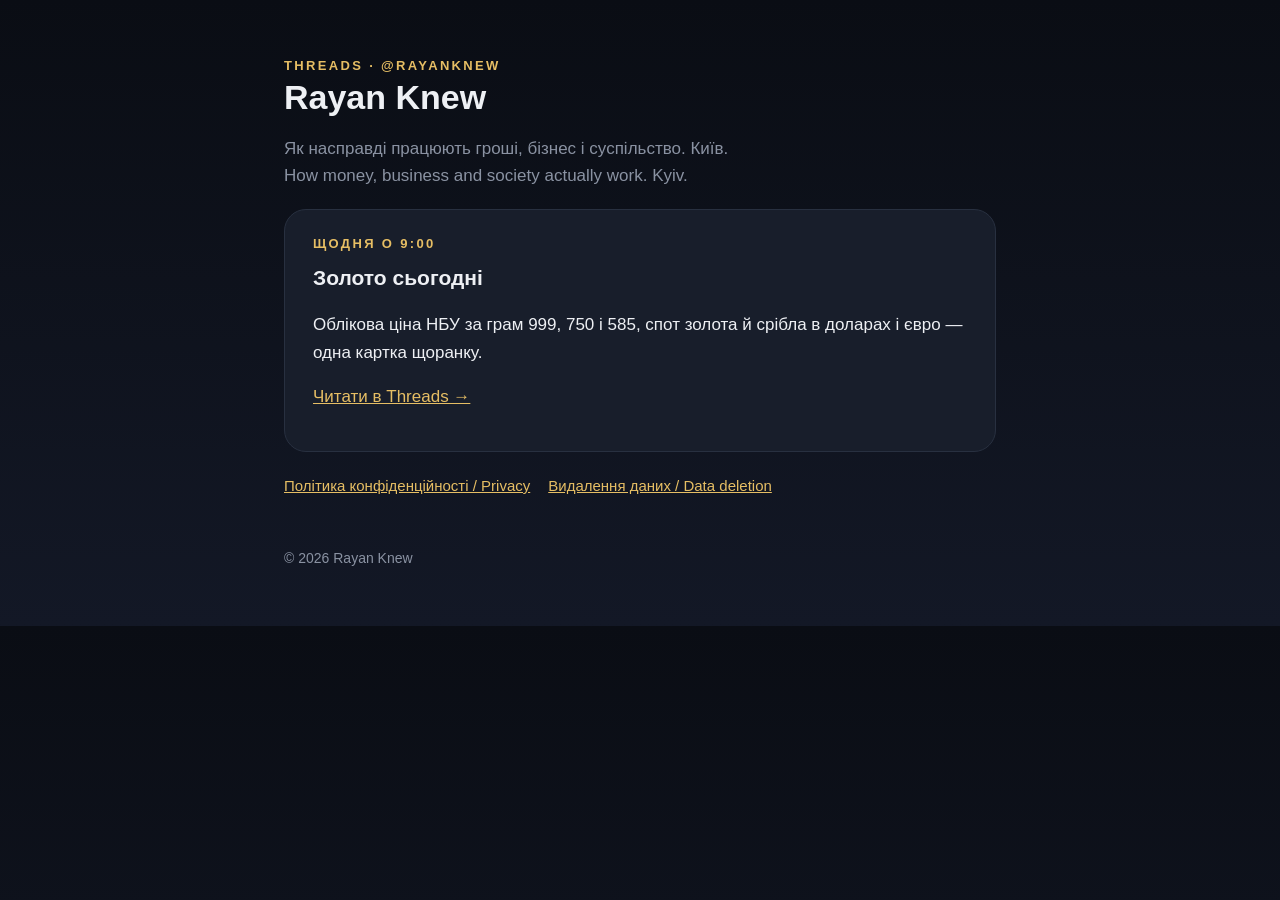
<file: index.html>
<!doctype html><html lang="uk"><head><meta charset="utf-8"><meta name="viewport" content="width=device-width,initial-scale=1">
<title>@rayanknew</title><meta name="description" content="Rayan Knew — гроші, бізнес і суспільство. Щодня о 9:00 — ціна золота в Україні."><link rel="stylesheet" href="/style.css"></head>
<body><main><div class="k">Threads · @rayanknew</div><h1>Rayan Knew</h1>
<p class="sub">Як насправді працюють гроші, бізнес і суспільство. Київ.<br>How money, business and society actually work. Kyiv.</p>
<div class="tile"><div class="k">Щодня о 9:00</div><h2 style="margin-top:6px">Золото сьогодні</h2>
<p>Облікова ціна НБУ за грам 999, 750 і 585, спот золота й срібла в доларах і євро — одна картка щоранку.</p>
<p><a href="https://www.threads.com/@rayanknew">Читати в Threads →</a></p></div>
<nav><a href="/privacy/">Політика конфіденційності / Privacy</a><a href="/data-deletion/">Видалення даних / Data deletion</a></nav>
<footer>© 2026 Rayan Knew</footer></main></body></html>
</file>
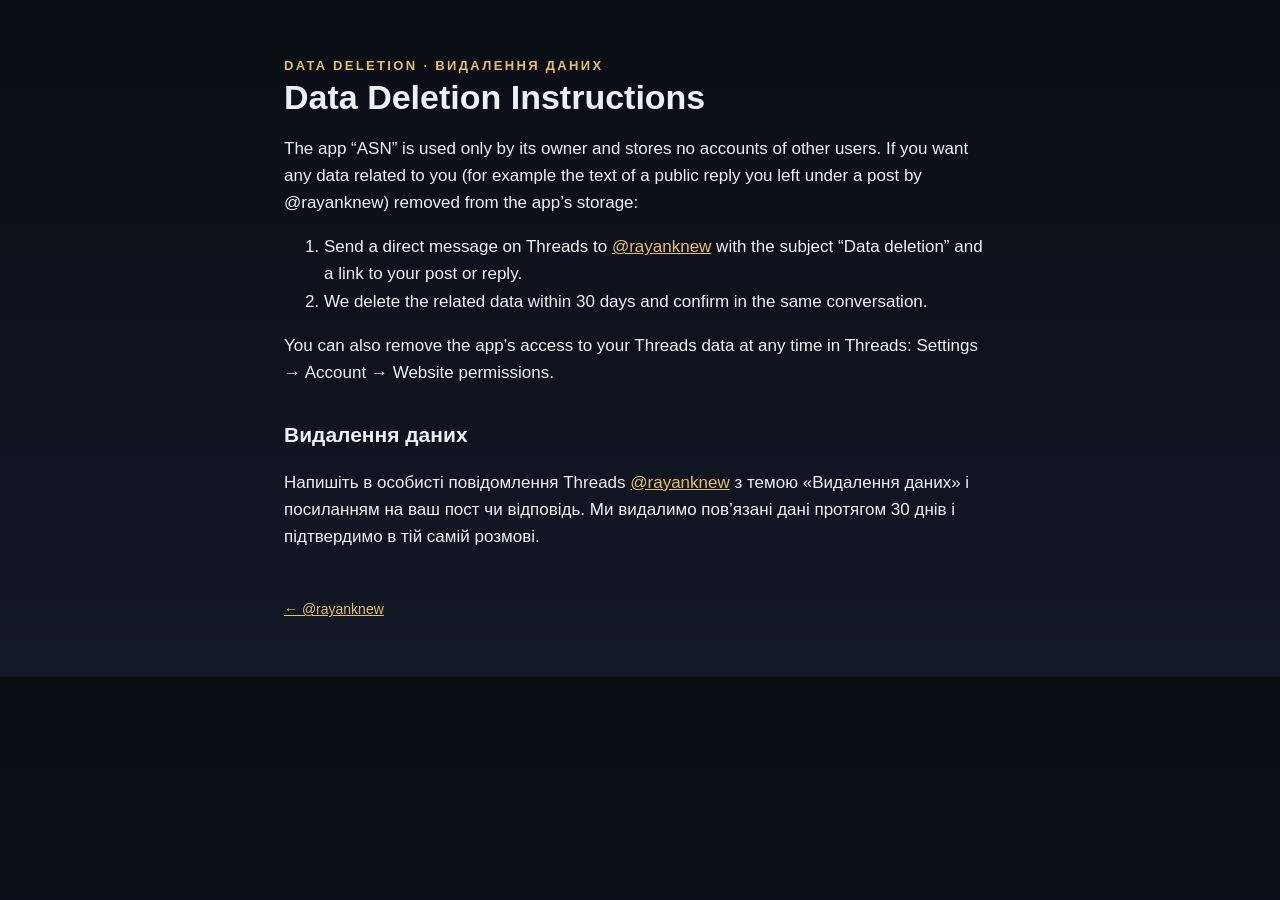
<file: data-deletion/index.html>
<!doctype html><html lang="en"><head><meta charset="utf-8"><meta name="viewport" content="width=device-width,initial-scale=1">
<title>Data Deletion — @rayanknew</title><link rel="stylesheet" href="/style.css"></head>
<body><main><div class="k">Data deletion · Видалення даних</div><h1>Data Deletion Instructions</h1>
<p>The app “ASN” is used only by its owner and stores no accounts of other users. If you want any data related to you (for example the text of a public reply you left under a post by @rayanknew) removed from the app’s storage:</p>
<ol><li>Send a direct message on Threads to <a href="https://www.threads.com/@rayanknew">@rayanknew</a> with the subject “Data deletion” and a link to your post or reply.</li>
<li>We delete the related data within 30 days and confirm in the same conversation.</li></ol>
<p>You can also remove the app’s access to your Threads data at any time in Threads: Settings → Account → Website permissions.</p>
<h2 lang="uk">Видалення даних</h2>
<p lang="uk">Напишіть в особисті повідомлення Threads <a href="https://www.threads.com/@rayanknew">@rayanknew</a> з темою «Видалення даних» і посиланням на ваш пост чи відповідь. Ми видалимо пов’язані дані протягом 30 днів і підтвердимо в тій самій розмові.</p>
<footer><a href="/">← @rayanknew</a></footer></main></body></html>
</file>
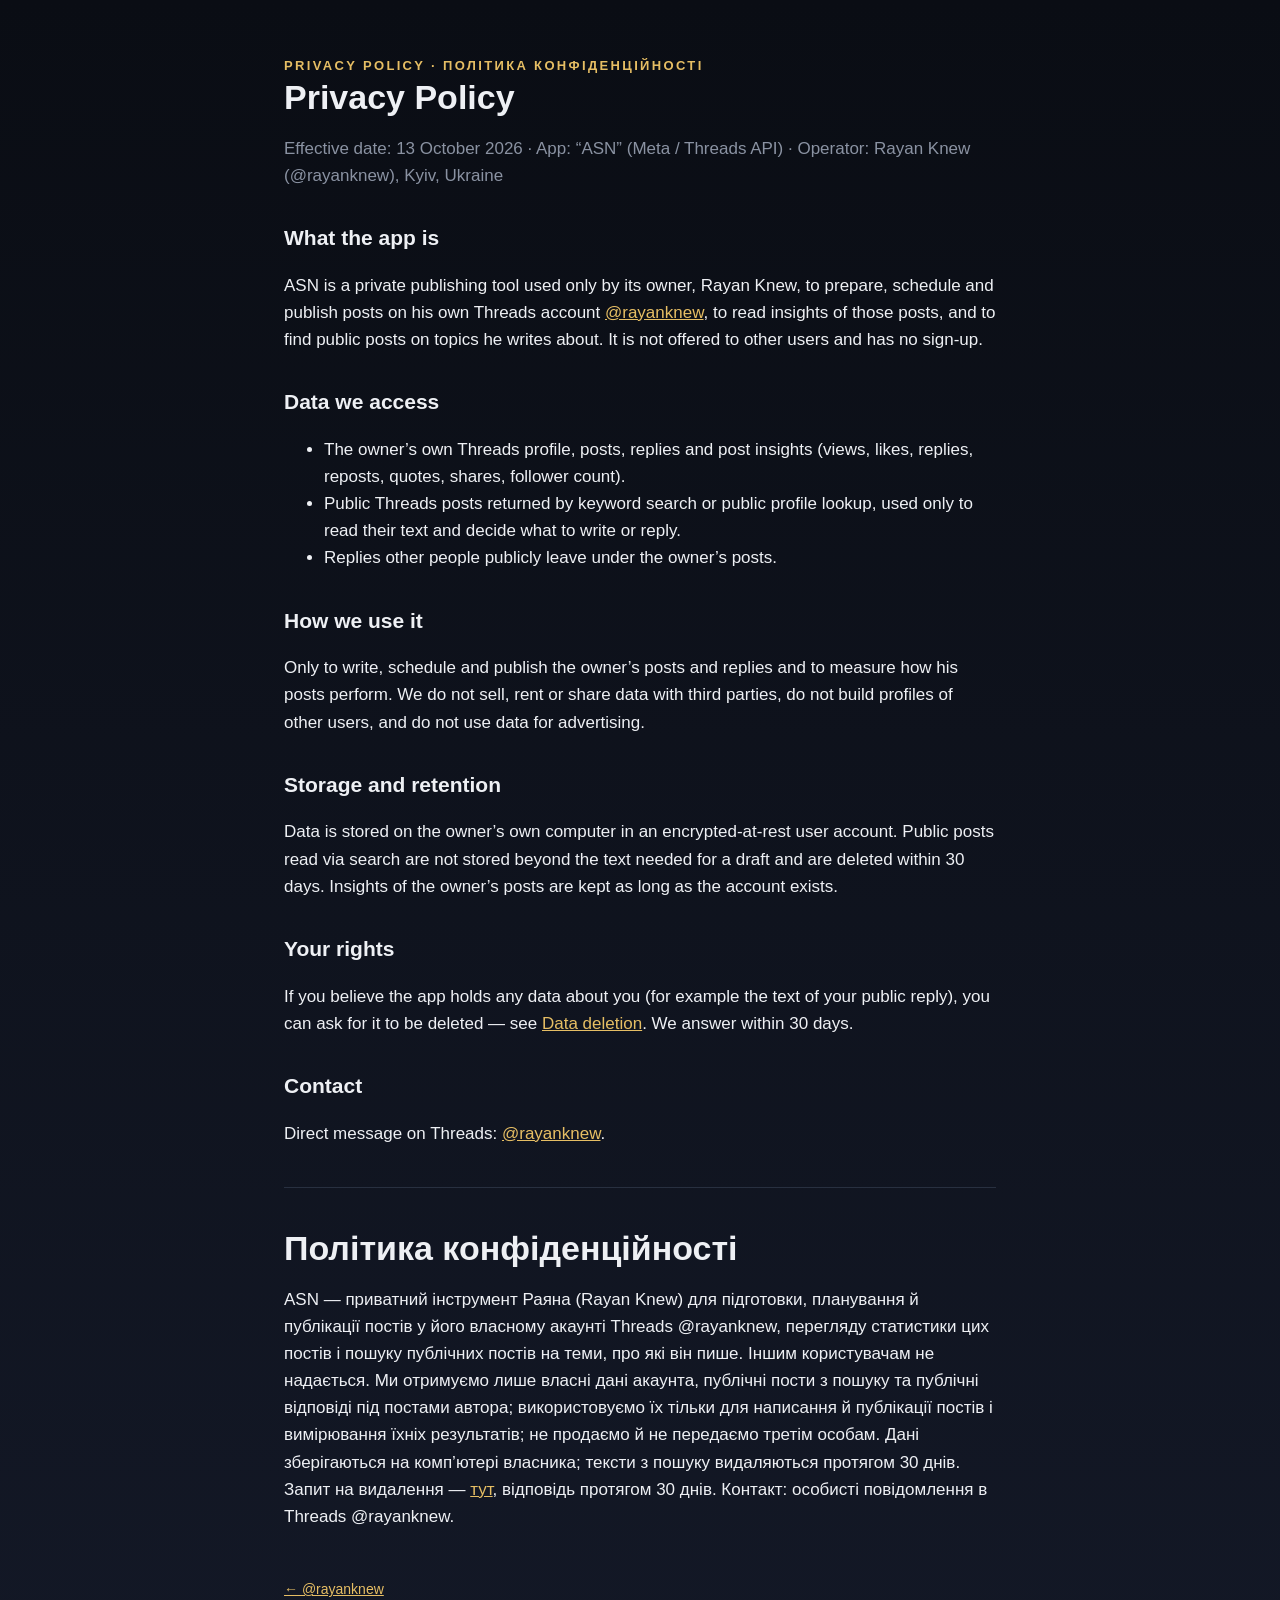
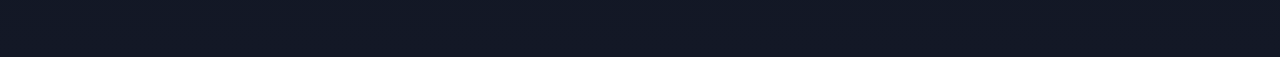
<file: privacy/index.html>
<!doctype html><html lang="en"><head><meta charset="utf-8"><meta name="viewport" content="width=device-width,initial-scale=1">
<title>Privacy Policy — @rayanknew</title><link rel="stylesheet" href="/style.css"></head>
<body><main><div class="k">Privacy policy · Політика конфіденційності</div><h1>Privacy Policy</h1>
<p class="sub">Effective date: 13 October 2026 · App: “ASN” (Meta / Threads API) · Operator: Rayan Knew (@rayanknew), Kyiv, Ukraine</p>
<h2>What the app is</h2><p>ASN is a private publishing tool used only by its owner, Rayan Knew, to prepare, schedule and publish posts on his own Threads account <a href="https://www.threads.com/@rayanknew">@rayanknew</a>, to read insights of those posts, and to find public posts on topics he writes about. It is not offered to other users and has no sign-up.</p>
<h2>Data we access</h2><ul>
<li>The owner’s own Threads profile, posts, replies and post insights (views, likes, replies, reposts, quotes, shares, follower count).</li>
<li>Public Threads posts returned by keyword search or public profile lookup, used only to read their text and decide what to write or reply.</li>
<li>Replies other people publicly leave under the owner’s posts.</li></ul>
<h2>How we use it</h2><p>Only to write, schedule and publish the owner’s posts and replies and to measure how his posts perform. We do not sell, rent or share data with third parties, do not build profiles of other users, and do not use data for advertising.</p>
<h2>Storage and retention</h2><p>Data is stored on the owner’s own computer in an encrypted-at-rest user account. Public posts read via search are not stored beyond the text needed for a draft and are deleted within 30 days. Insights of the owner’s posts are kept as long as the account exists.</p>
<h2>Your rights</h2><p>If you believe the app holds any data about you (for example the text of your public reply), you can ask for it to be deleted — see <a href="/data-deletion/">Data deletion</a>. We answer within 30 days.</p>
<h2>Contact</h2><p>Direct message on Threads: <a href="https://www.threads.com/@rayanknew">@rayanknew</a>.</p>
<hr style="border:0;border-top:1px solid var(--line);margin:40px 0">
<h1 lang="uk">Політика конфіденційності</h1>
<p lang="uk">ASN — приватний інструмент Раяна (Rayan Knew) для підготовки, планування й публікації постів у його власному акаунті Threads @rayanknew, перегляду статистики цих постів і пошуку публічних постів на теми, про які він пише. Іншим користувачам не надається. Ми отримуємо лише власні дані акаунта, публічні пости з пошуку та публічні відповіді під постами автора; використовуємо їх тільки для написання й публікації постів і вимірювання їхніх результатів; не продаємо й не передаємо третім особам. Дані зберігаються на комп’ютері власника; тексти з пошуку видаляються протягом 30 днів. Запит на видалення — <a href="/data-deletion/">тут</a>, відповідь протягом 30 днів. Контакт: особисті повідомлення в Threads @rayanknew.</p>
<footer><a href="/">← @rayanknew</a></footer></main></body></html>
</file>
<file: style.css>
:root{--bg:#0d1118;--tile:#181e2b;--line:#283040;--fg:#eef0f4;--sub:#8a92a2;--gold:#e6be64}
*{box-sizing:border-box}body{margin:0;background:linear-gradient(180deg,#0a0d14,#131826);color:var(--fg);font:17px/1.6 Inter,-apple-system,"Segoe UI",Roboto,sans-serif}
main{max-width:760px;margin:0 auto;padding:56px 24px}h1{font-size:34px;line-height:1.2;margin:0 0 8px}h2{font-size:21px;margin:32px 0 8px}
.k{color:var(--gold);letter-spacing:.18em;text-transform:uppercase;font-size:13px;font-weight:600}.sub{color:var(--sub)}
.tile{background:var(--tile);border:1px solid var(--line);border-radius:22px;padding:24px 28px;margin:20px 0}a{color:var(--gold)}
nav a{margin-right:18px;font-size:15px}footer{color:var(--sub);font-size:14px;margin-top:48px}
</file>
